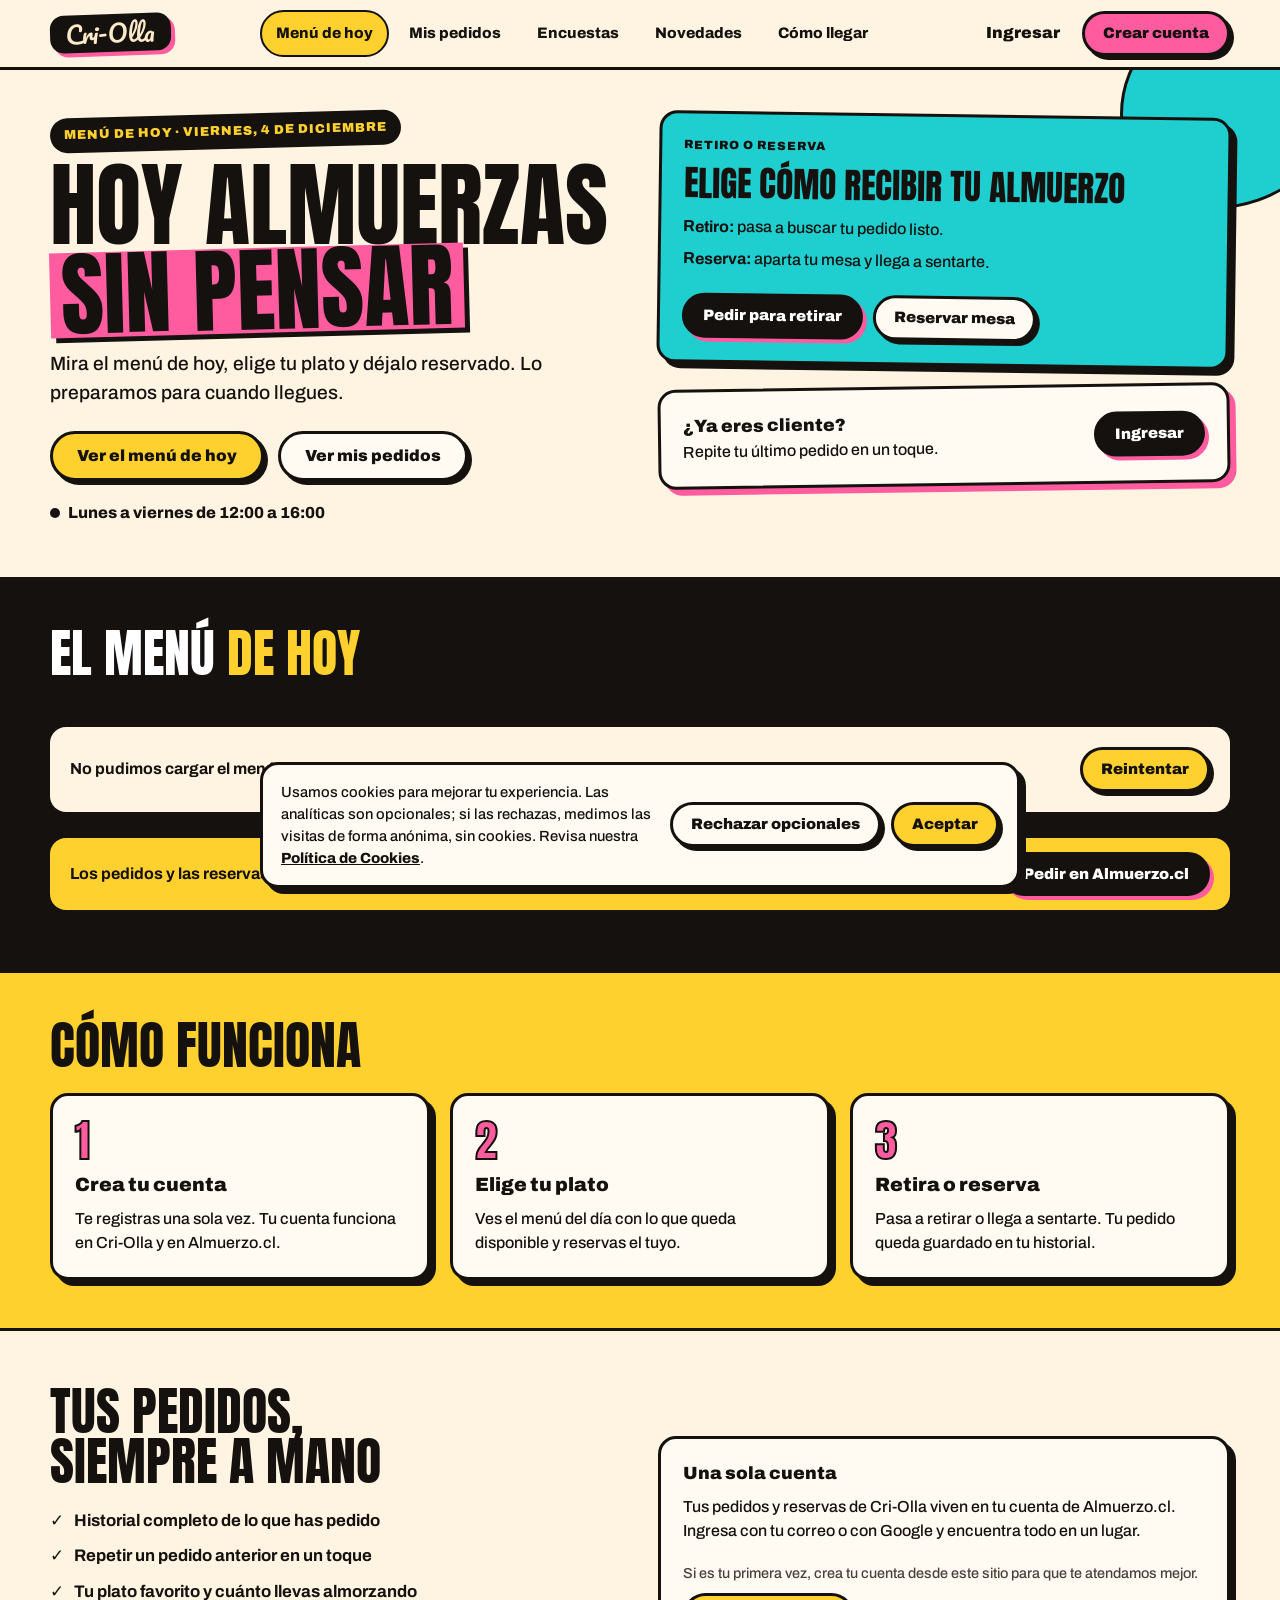
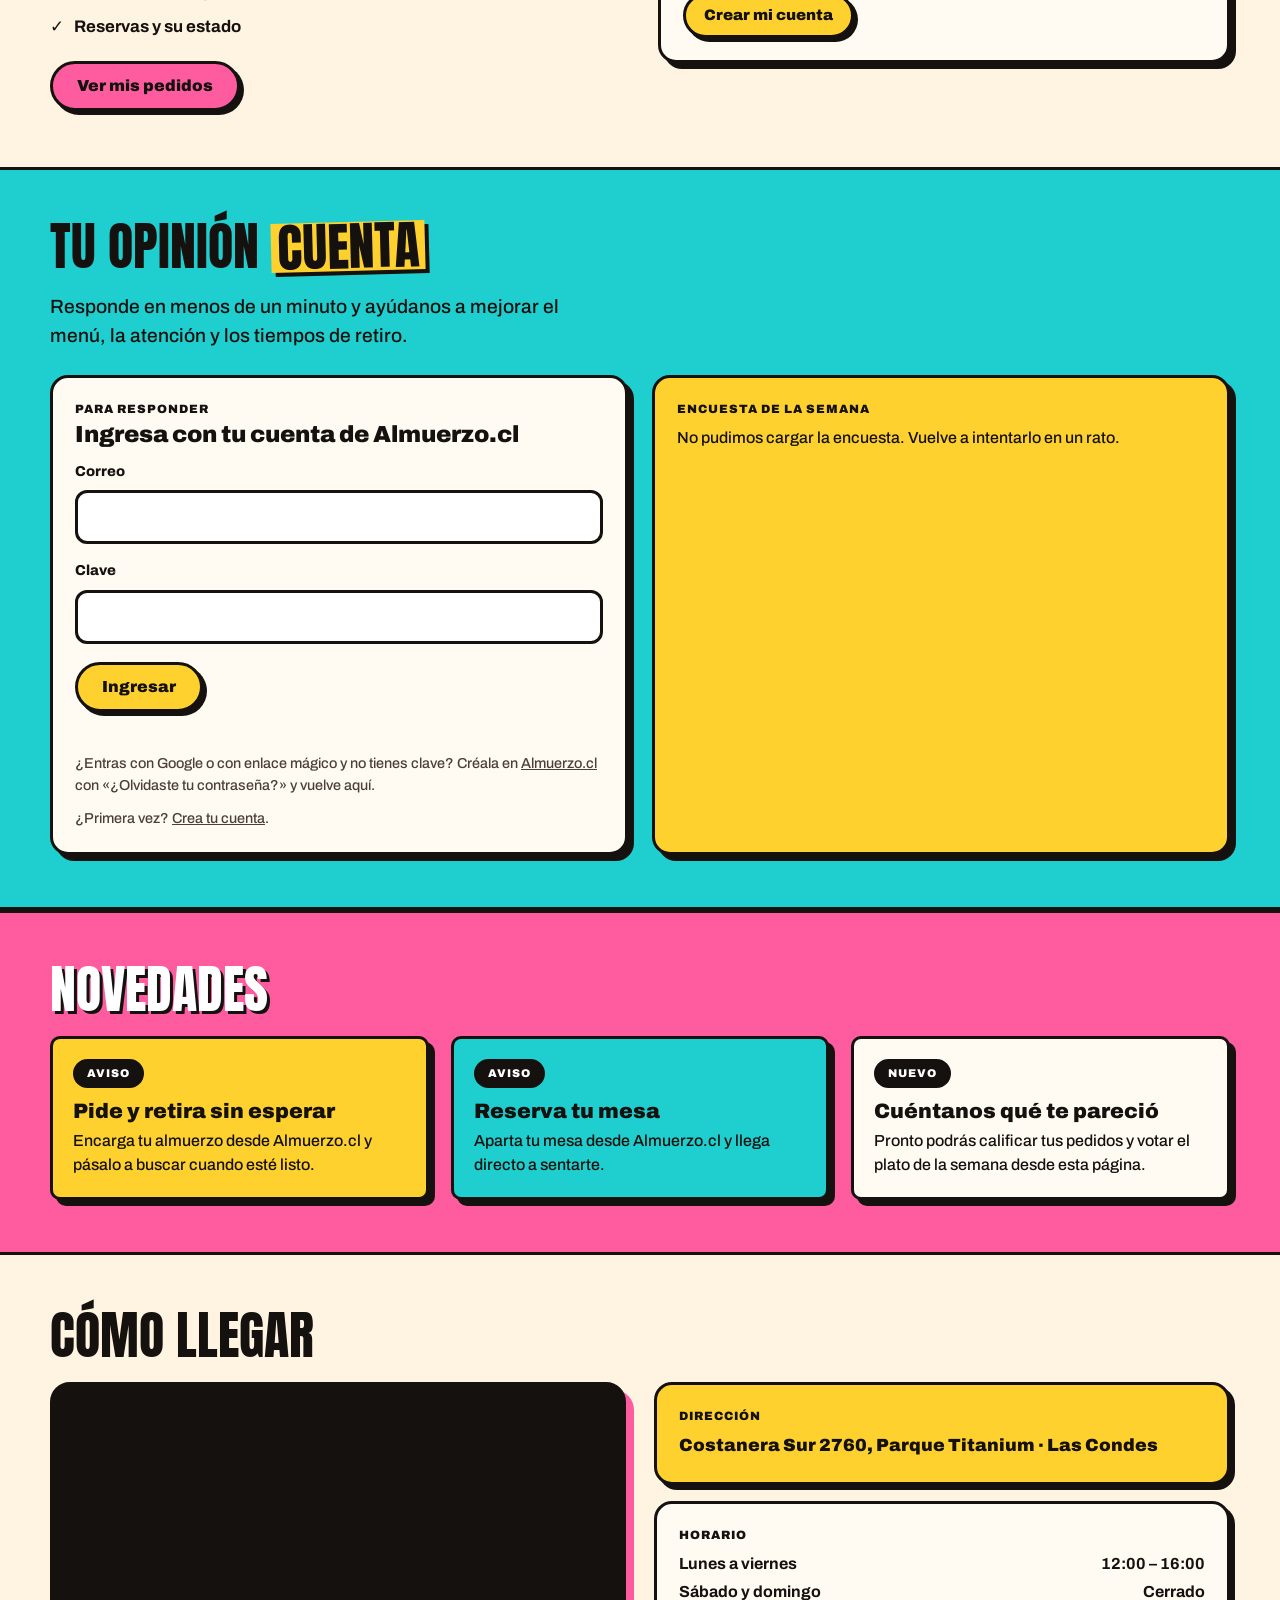
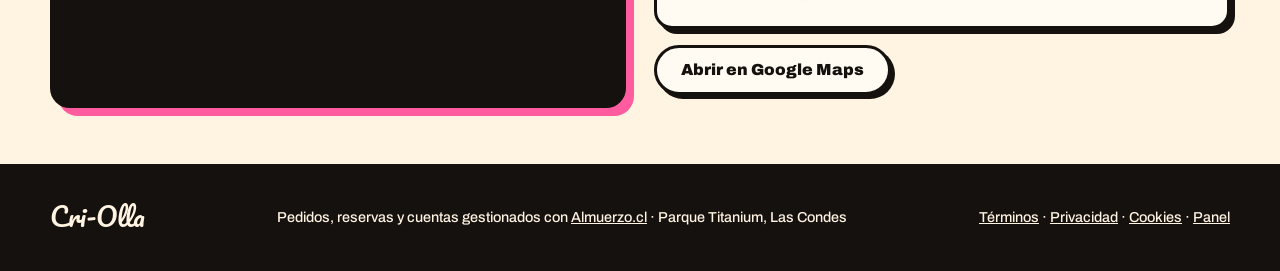
<file: index.html>
<!doctype html>
<html lang="es-CL">
<head>
<meta charset="utf-8">
<meta name="viewport" content="width=device-width, initial-scale=1">
<title>Cri-Olla · Almuerzos criollos en Las Condes | Menú del día</title>
<meta name="description" content="Menú del día de Cri-Olla en Parque Titanium, Las Condes. Mira qué hay hoy, pide para retirar o reserva tu mesa con Almuerzo.cl. Lunes a viernes de 12:00 a 16:00.">
<link rel="canonical" href="https://criolla.almuerzo.cl/">
<meta name="robots" content="index, follow, max-image-preview:large">
<meta name="theme-color" content="#15110E">
<link rel="icon" href="/favicon.svg" type="image/svg+xml">
<link rel="manifest" href="/site.webmanifest">

<meta property="og:type" content="restaurant.restaurant">
<meta property="og:site_name" content="Cri-Olla">
<meta property="og:locale" content="es_CL">
<meta property="og:url" content="https://criolla.almuerzo.cl/">
<meta property="og:title" content="Cri-Olla · Almuerzos criollos en Las Condes">
<meta property="og:description" content="Menú del día, pedidos para retirar y reservas en Parque Titanium. Lunes a viernes de 12:00 a 16:00.">
<meta property="og:image" content="https://kqanordhsmbtcwtjtrme.supabase.co/storage/v1/object/public/restaurants/c8f518ae-2da9-4bb4-a95f-cca4c6b96056/cover-b74c2152.jpeg">
<meta name="twitter:card" content="summary_large_image">
<meta name="twitter:title" content="Cri-Olla · Almuerzos criollos en Las Condes">
<meta name="twitter:description" content="Menú del día, pedidos para retirar y reservas en Parque Titanium.">
<meta name="twitter:image" content="https://kqanordhsmbtcwtjtrme.supabase.co/storage/v1/object/public/restaurants/c8f518ae-2da9-4bb4-a95f-cca4c6b96056/cover-b74c2152.jpeg">

<link rel="preconnect" href="https://fonts.googleapis.com">
<link rel="preconnect" href="https://fonts.gstatic.com" crossorigin>
<link rel="preconnect" href="https://kqanordhsmbtcwtjtrme.supabase.co" crossorigin>
<link rel="stylesheet" href="https://fonts.googleapis.com/css2?family=Anton&family=Archivo:wght@500;700;800;900&family=Pacifico&display=swap">
<link rel="stylesheet" href="/styles.css">

<script type="application/ld+json">
{
  "@context": "https://schema.org",
  "@type": "Restaurant",
  "name": "Cri-Olla",
  "description": "Cocina criolla: menú del día, pedidos para retirar y reservas en Parque Titanium.",
  "url": "https://criolla.almuerzo.cl/",
  "image": "https://kqanordhsmbtcwtjtrme.supabase.co/storage/v1/object/public/restaurants/c8f518ae-2da9-4bb4-a95f-cca4c6b96056/cover-b74c2152.jpeg",
  "servesCuisine": ["Chilena", "Criolla"],
  "address": {
    "@type": "PostalAddress",
    "streetAddress": "Costanera Sur 2760",
    "addressLocality": "Las Condes",
    "addressRegion": "Región Metropolitana",
    "postalCode": "7550692",
    "addressCountry": "CL"
  },
  "geo": { "@type": "GeoCoordinates", "latitude": -33.4126126, "longitude": -70.6058505 },
  "openingHoursSpecification": [
    { "@type": "OpeningHoursSpecification", "dayOfWeek": ["Monday", "Tuesday", "Wednesday", "Thursday", "Friday"], "opens": "12:00", "closes": "16:00" }
  ],
  "acceptsReservations": true
}
</script>
</head>
<body>
<a class="skip" href="#contenido">Saltar al contenido</a>

<header class="top">
  <div class="wrap top__row">
    <a class="logo" href="#inicio" aria-label="Cri-Olla, ir al inicio"><span>Cri-Olla</span></a>
    <nav class="nav" aria-label="Principal">
      <a href="#menu" class="nav__current">Menú de hoy</a>
      <a href="#pedidos">Mis pedidos</a>
      <a href="#encuestas">Encuestas</a>
      <a href="#novedades">Novedades</a>
      <a href="#llegar">Cómo llegar</a>
    </nav>
    <div class="top__cta">
      <a class="link-strong" data-link="login" href="https://app2.almuerzo.cl/login">Ingresar</a>
      <a class="btn btn--pink btn--sm" data-link="register" href="https://app2.almuerzo.cl/login?mode=register">Crear cuenta</a>
    </div>
  </div>
</header>

<main id="contenido">
  <!-- INICIO -->
  <section class="hero" id="inicio">
    <div class="wrap hero__grid">
      <div>
        <p class="kicker" id="hoy">Menú de hoy</p>
        <h1 class="display">Hoy almuerzas <span class="mark">sin pensar</span></h1>
        <p class="lead">Mira el menú de hoy, elige tu plato y déjalo reservado. Lo preparamos para cuando llegues.</p>
        <div class="row">
          <a class="btn btn--yellow" href="#menu">Ver el menú de hoy</a>
          <a class="btn btn--paper" data-link="orders" href="https://app2.almuerzo.cl/orders">Ver mis pedidos</a>
        </div>
        <p class="status" id="estado-local" aria-live="polite">Lunes a viernes de 12:00 a 16:00</p>
      </div>
      <div class="hero__cards">
        <div class="card card--turq tilt-r">
          <p class="label">Retiro o reserva</p>
          <h2 class="card__title">Elige cómo recibir tu almuerzo</h2>
          <p><strong>Retiro:</strong> pasa a buscar tu pedido listo.</p>
          <p><strong>Reserva:</strong> aparta tu mesa y llega a sentarte.</p>
          <div class="row row--tight">
            <a class="btn btn--ink btn--sm" data-link="takeaway" href="https://app2.almuerzo.cl/login">Pedir para retirar</a>
            <a class="btn btn--paper btn--sm" data-link="reserve" href="https://app2.almuerzo.cl/login">Reservar mesa</a>
          </div>
        </div>
        <div class="card card--paper shadow-pink tilt-l card--row">
          <div>
            <p class="card__strong">¿Ya eres cliente?</p>
            <p>Repite tu último pedido en un toque.</p>
          </div>
          <a class="btn btn--ink btn--sm" data-link="login" href="https://app2.almuerzo.cl/login">Ingresar</a>
        </div>
      </div>
    </div>
  </section>

  <!-- MENU DE HOY -->
  <section class="menu" id="menu" aria-labelledby="menu-titulo">
    <div class="wrap">
      <div class="menu__head">
        <div>
          <h2 class="h2 h2--light" id="menu-titulo">El menú <span class="yellow">de hoy</span></h2>
          <p class="menu__meta" id="menu-actualizado" aria-live="polite"></p>
        </div>
        <div class="chips" id="menu-filtros" role="group" aria-label="Filtrar por tipo de menú" hidden></div>
      </div>
      <div class="menu__grid" id="menu-lista" aria-live="polite" aria-busy="true">
        <p class="menu__msg">Cargando el menú de hoy…</p>
      </div>
      <noscript><p class="menu__msg">Para ver el menú de hoy activa JavaScript o entra a <a href="https://app2.almuerzo.cl/login">Almuerzo.cl</a>.</p></noscript>
      <div class="menu__foot">
        <p>Los pedidos y las reservas se hacen en Almuerzo.cl.</p>
        <a class="btn btn--ink btn--sm" data-link="takeaway" href="https://app2.almuerzo.cl/login">Pedir en Almuerzo.cl</a>
      </div>
    </div>
  </section>

  <!-- COMO FUNCIONA -->
  <section class="how" aria-labelledby="como-titulo">
    <div class="wrap">
      <h2 class="h2" id="como-titulo">Cómo funciona</h2>
      <ol class="steps">
        <li class="card card--paper"><span class="step__n" aria-hidden="true">1</span><h3>Crea tu cuenta</h3><p>Te registras una sola vez. Tu cuenta funciona en Cri-Olla y en Almuerzo.cl.</p></li>
        <li class="card card--paper"><span class="step__n" aria-hidden="true">2</span><h3>Elige tu plato</h3><p>Ves el menú del día con lo que queda disponible y reservas el tuyo.</p></li>
        <li class="card card--paper"><span class="step__n" aria-hidden="true">3</span><h3>Retira o reserva</h3><p>Pasa a retirar o llega a sentarte. Tu pedido queda guardado en tu historial.</p></li>
      </ol>
    </div>
  </section>

  <!-- MIS PEDIDOS -->
  <section class="orders" id="pedidos" aria-labelledby="pedidos-titulo">
    <div class="wrap orders__grid">
      <div>
        <h2 class="h2" id="pedidos-titulo">Tus pedidos,<br>siempre a mano</h2>
        <ul class="ticks">
          <li>Historial completo de lo que has pedido</li>
          <li>Repetir un pedido anterior en un toque</li>
          <li>Tu plato favorito y cuánto llevas almorzando</li>
          <li>Reservas y su estado</li>
        </ul>
        <a class="btn btn--pink" data-link="orders" href="https://app2.almuerzo.cl/orders">Ver mis pedidos</a>
      </div>
      <div class="card card--paper">
        <p class="card__strong">Una sola cuenta</p>
        <p>Tus pedidos y reservas de Cri-Olla viven en tu cuenta de Almuerzo.cl. Ingresa con tu correo o con Google y encuentra todo en un lugar.</p>
        <p class="note">Si es tu primera vez, crea tu cuenta desde este sitio para que te atendamos mejor.</p>
        <a class="btn btn--yellow btn--sm" data-link="register" href="https://app2.almuerzo.cl/login?mode=register">Crear mi cuenta</a>
      </div>
    </div>
  </section>

  <!-- ENCUESTAS -->
  <section class="surveys" id="encuestas" aria-labelledby="encuestas-titulo">
    <div class="wrap">
      <h2 class="h2" id="encuestas-titulo">Tu opinión <span class="mark mark--yellow">cuenta</span></h2>
      <p class="lead lead--narrow">Responde en menos de un minuto y ayúdanos a mejorar el menú, la atención y los tiempos de retiro.</p>
      <div class="surveys__grid">
        <div class="card card--paper survey" id="encuesta-card">
          <!-- Sin sesión -->
          <div id="auth-out" class="survey__pane">
            <p class="label">Para responder</p>
            <h3 class="card__title card__title--sm">Ingresa con tu cuenta de Almuerzo.cl</h3>
            <form id="login-form" class="form" novalidate>
              <label for="login-email">Correo</label>
              <input id="login-email" name="email" type="email" autocomplete="email" inputmode="email" required>
              <label for="login-pass">Clave</label>
              <input id="login-pass" name="password" type="password" autocomplete="current-password" required>
              <button class="btn btn--yellow" type="submit" id="login-btn">Ingresar</button>
              <p class="msg" id="login-msg" role="alert"></p>
            </form>
            <p class="note">¿Entras con Google o con enlace mágico y no tienes clave? Créala en <a data-link="login" href="https://app2.almuerzo.cl/login">Almuerzo.cl</a> con «¿Olvidaste tu contraseña?» y vuelve aquí.</p>
            <p class="note">¿Primera vez? <a data-link="register" href="https://app2.almuerzo.cl/login?mode=register">Crea tu cuenta</a>.</p>
          </div>
          <!-- Con sesión -->
          <form id="feedback-form" class="form survey__pane" hidden novalidate>
            <p class="session"><span id="session-name"></span> <button type="button" class="linklike" id="logout-btn">Salir</button></p>
            <h3 class="card__title card__title--sm">¿Cómo estuvo tu almuerzo?</h3>
            <fieldset>
              <legend class="small-strong">¿Sobre qué quieres opinar?</legend>
              <div class="chips chips--light" id="fb-mode">
                <button type="button" data-mode="order" aria-pressed="false">Sobre un pedido</button>
                <button type="button" data-mode="general" aria-pressed="true">Comentario general</button>
              </div>
            </fieldset>
            <div id="fb-order-box" hidden>
              <label for="fb-order">Elige el pedido</label>
              <select id="fb-order"></select>
            </div>
            <p class="note" id="fb-no-orders" hidden>Aún no tienes pedidos completados para calificar.</p>
            <fieldset>
              <legend class="small-strong">Puntaje de 1 a 5</legend>
              <div class="rating" id="fb-rating">
                <button type="button" data-v="1" aria-pressed="false" aria-label="Puntaje 1">1</button><button type="button" data-v="2" aria-pressed="false" aria-label="Puntaje 2">2</button><button type="button" data-v="3" aria-pressed="false" aria-label="Puntaje 3">3</button><button type="button" data-v="4" aria-pressed="false" aria-label="Puntaje 4">4</button><button type="button" data-v="5" aria-pressed="false" aria-label="Puntaje 5">5</button>
              </div>
            </fieldset>
            <fieldset>
              <legend class="small-strong">¿Qué quieres destacar?</legend>
              <div class="chips chips--light" id="fb-aspects">
                <button type="button" aria-pressed="false">Sabor</button><button type="button" aria-pressed="false">Porción</button><button type="button" aria-pressed="false">Tiempo de espera</button><button type="button" aria-pressed="false">Atención</button>
              </div>
            </fieldset>
            <label for="fb-comment">Déjanos tus comentarios</label>
            <textarea id="fb-comment" rows="3" maxlength="2000" placeholder="Cuéntanos qué te pareció"></textarea>
            <button class="btn btn--yellow" type="submit" id="fb-send">Enviar respuesta</button>
            <p class="msg" id="fb-msg" role="status"></p>
          </form>
          <div id="auth-noprofile" class="survey__pane" hidden>
            <h3 class="card__title card__title--sm">Falta terminar tu cuenta</h3>
            <p>Entra una vez a Almuerzo.cl para completar tu perfil y vuelve a intentarlo.</p>
            <a class="btn btn--yellow btn--sm" data-link="login" href="https://app2.almuerzo.cl/login">Ir a Almuerzo.cl</a>
          </div>
        </div>

        <div class="card card--yellow" id="poll-card" aria-live="polite">
          <p class="label">Encuesta de la semana</p>
          <div id="poll-body"><p>Cargando la encuesta…</p></div>
        </div>
      </div>
    </div>
  </section>

  <!-- NOVEDADES -->
  <section class="news" id="novedades" aria-labelledby="novedades-titulo" hidden>
    <div class="wrap">
      <h2 class="h2 h2--light" id="novedades-titulo">Novedades</h2>
      <ul class="news__grid" id="novedades-lista"></ul>
    </div>
  </section>

  <!-- COMO LLEGAR -->
  <section class="where" id="llegar" aria-labelledby="llegar-titulo">
    <div class="wrap">
      <h2 class="h2" id="llegar-titulo">Cómo llegar</h2>
      <div class="where__grid">
        <div class="map">
          <iframe title="Mapa de Cri-Olla en Parque Titanium" loading="lazy" referrerpolicy="no-referrer-when-downgrade"
            src="https://maps.google.com/maps?q=-33.4126126,-70.6058505&amp;z=16&amp;output=embed"></iframe>
        </div>
        <div class="where__info">
          <div class="card card--yellow"><p class="label">Dirección</p><p class="card__strong" id="direccion">Costanera Sur 2760, Parque Titanium · Las Condes</p></div>
          <div class="card card--paper"><p class="label">Horario</p><ul class="hours" id="horario"><li><span>Lunes a viernes</span><span>12:00 – 16:00</span></li><li><span>Sábado y domingo</span><span>Cerrado</span></li></ul></div>
          <a class="btn btn--paper" href="https://www.google.com/maps/search/?api=1&amp;query=-33.4126126,-70.6058505" rel="noopener">Abrir en Google Maps</a>
        </div>
      </div>
    </div>
  </section>
</main>

<footer class="foot">
  <div class="wrap foot__row">
    <span class="foot__logo">Cri-Olla</span>
    <p>Pedidos, reservas y cuentas gestionados con <a href="https://almuerzo.cl" rel="noopener">Almuerzo.cl</a> · Parque Titanium, Las Condes</p>
    <p><a data-link="terms" href="https://app2.almuerzo.cl/terminos">Términos</a> · <a data-link="privacy" href="https://app2.almuerzo.cl/privacidad">Privacidad</a> · <a data-link="cookies" href="https://app2.almuerzo.cl/cookies">Cookies</a> · <a href="/panel/">Panel</a></p>
  </div>
</footer>

<!-- POP-UP OTRO LOCAL -->
<dialog class="popup" id="otro-local" aria-labelledby="otro-titulo">
  <button type="button" class="popup__x" id="otro-cerrar" aria-label="Cerrar">&times;</button>
  <p class="tag">Novedad</p>
  <h2 class="display display--sm" id="otro-titulo">¿Sabías que tenemos <span class="mark mark--yellow">otro local?</span></h2>
  <p>Pásate por nuestro segundo local y disfruta la misma cocina criolla.</p>
  <p class="card__strong" id="otro-direccion"></p>
  <div class="row row--tight">
    <a class="btn btn--yellow btn--sm" id="otro-mapa" href="https://www.google.com/maps" rel="noopener">Ver el otro local</a>
    <button type="button" class="btn btn--paper btn--sm" id="otro-ahora-no">Ahora no</button>
  </div>
</dialog>

<script src="/config.js"></script>
<script src="/app.js" defer></script>
<script src="/surveys.js" defer></script>
<script src="/analytics.js" defer></script>
</body>
</html>
</file>
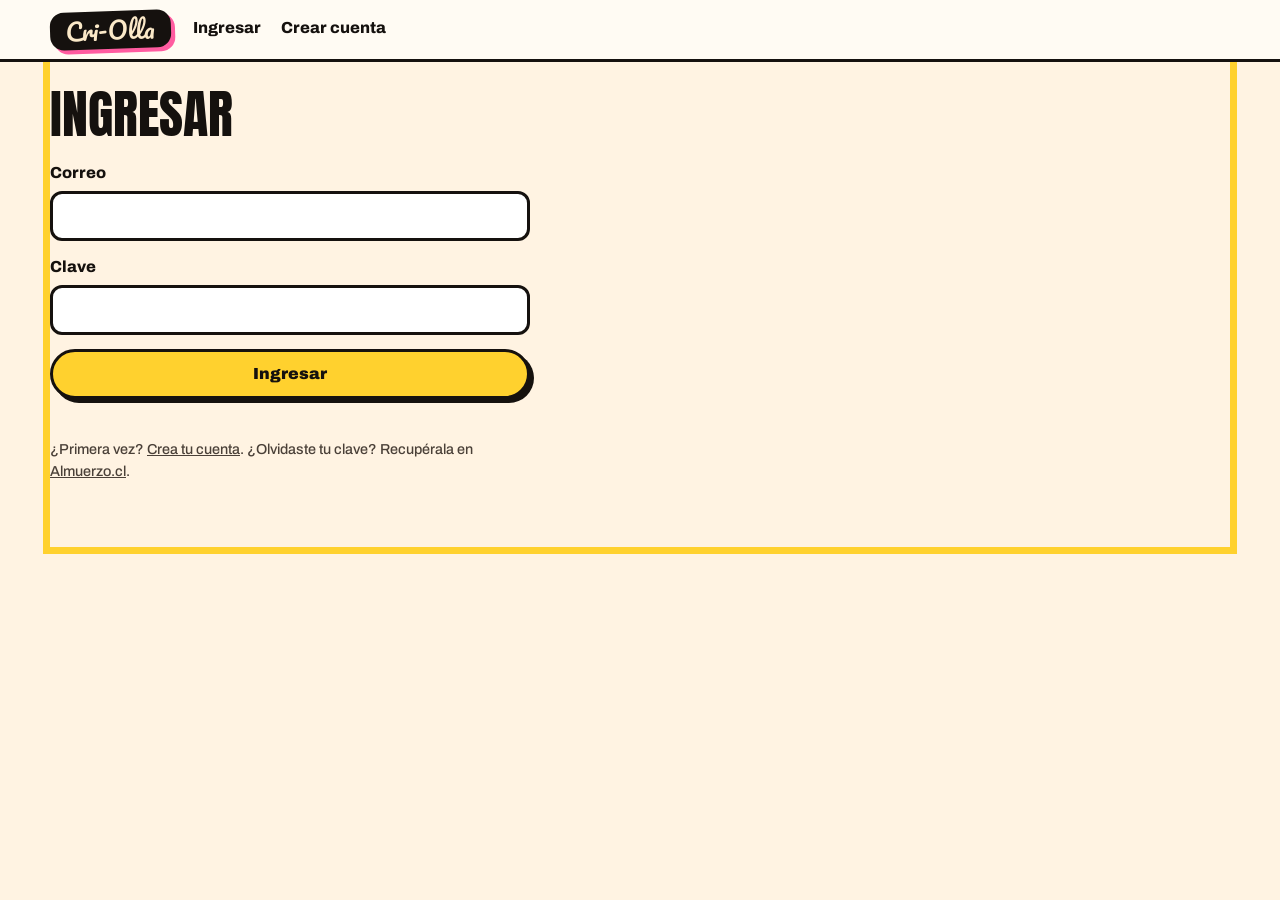
<file: panel/index.html>
<!doctype html>
<html lang="es-CL">
<head>
<meta charset="utf-8">
<meta name="viewport" content="width=device-width,initial-scale=1">
<title>Panel · Cri-Olla</title>
<meta name="robots" content="noindex,nofollow">
<link rel="icon" href="/favicon.svg" type="image/svg+xml">
<link rel="preconnect" href="https://fonts.googleapis.com">
<link rel="preconnect" href="https://fonts.gstatic.com" crossorigin>
<link rel="stylesheet" href="https://fonts.googleapis.com/css2?family=Anton&family=Archivo:wght@500;700;800;900&family=Pacifico&display=swap">
<link rel="stylesheet" href="/styles.css">
<link rel="stylesheet" href="/panel/panel.css">
</head>
<body class="panel-body">
<a class="skip" href="#app">Saltar al contenido</a>
<header class="pn-head">
  <div class="wrap pn-head__in">
    <a class="logo" href="/" aria-label="Cri-Olla, volver al sitio"><span>Cri-Olla</span></a>
    <nav id="nav" class="pn-nav" aria-label="Panel"></nav>
    <div id="who" class="pn-who"></div>
  </div>
</header>
<main id="app" class="wrap pn-main" tabindex="-1"><p class="pn-msg">Cargando…</p></main>
<script src="/config.js"></script>
<script src="/panel/api.js"></script>
<script src="/panel/panel.js"></script>
</body>
</html>
</file>
<file: styles.css>
:root{
  --cream:#FFF3E2;--paper:#FFFBF3;--ink:#15110E;--ink-soft:#4a4038;
  --pink:#FF5CA0;--turq:#1FCFCF;--yellow:#FFD12E;--orange:#FF7A33;--green:#1E7A34;--red:#a3122a;
  --font-body:'Archivo',system-ui,sans-serif;--font-display:'Anton',Impact,sans-serif;--font-logo:'Pacifico',cursive;
  --line:3px solid var(--ink);--shadow:6px 6px 0 var(--ink);
}
*,*::before,*::after{box-sizing:border-box}
html{scroll-behavior:smooth;scroll-padding-top:84px}
body{margin:0;background:var(--cream);color:var(--ink);font-family:var(--font-body);font-weight:500;line-height:1.5;-webkit-font-smoothing:antialiased;overflow-x:hidden}
img{max-width:100%;display:block}
a{color:inherit}
h1,h2,h3,p,ul,ol{margin:0}
ul,ol{padding:0;list-style:none}
:focus-visible{outline:4px solid var(--ink);outline-offset:3px;box-shadow:0 0 0 7px var(--yellow)}
.sr{position:absolute;width:1px;height:1px;overflow:hidden;clip:rect(0 0 0 0);white-space:nowrap}
.skip{position:absolute;left:12px;top:-60px;background:var(--ink);color:#fff;padding:12px 18px;border-radius:12px;z-index:300;font-weight:800}
.skip:focus{top:12px}
.wrap{width:min(1180px,100% - 32px);margin-inline:auto}

/* ---------- Tipografía ---------- */
.display{font-family:var(--font-display);font-weight:400;text-transform:uppercase;line-height:.92;font-size:clamp(2.9rem,9vw,5.8rem);margin:14px 0 16px}
.display--sm{font-size:clamp(2.2rem,8vw,3rem);margin:12px 0 10px;padding-right:36px}
.h2{font-family:var(--font-display);font-weight:400;text-transform:uppercase;line-height:.95;font-size:clamp(2rem,6vw,3.25rem);margin-bottom:22px}
.h2--light{color:#fff}
.yellow{color:var(--yellow)}
.mark{display:inline-block;background:var(--pink);padding:0 .12em;transform:rotate(-1.5deg);box-shadow:5px 5px 0 var(--ink)}
.mark--yellow{background:var(--yellow);box-shadow:4px 4px 0 var(--ink)}
.kicker{display:inline-block;background:var(--ink);color:var(--yellow);font-weight:900;font-size:.8rem;letter-spacing:1px;text-transform:uppercase;padding:8px 14px;border-radius:999px;transform:rotate(-1.5deg)}
.lead{font-size:clamp(1.05rem,2.4vw,1.2rem);max-width:540px;margin-bottom:24px}
.lead--narrow{max-width:560px}
.label{font-weight:900;font-size:.75rem;letter-spacing:1px;text-transform:uppercase}
.small-strong{font-weight:800;font-size:.9rem;margin:16px 0 8px;display:block}
.note{font-size:.9rem;color:var(--ink-soft);margin-top:12px}
.tag{display:inline-block;background:var(--pink);border:2px solid var(--ink);border-radius:999px;padding:4px 12px;font-weight:900;font-size:.75rem;letter-spacing:1px;text-transform:uppercase}

/* ---------- Botones ---------- */
.btn{display:inline-flex;align-items:center;justify-content:center;min-height:48px;border:var(--line);border-radius:999px;padding:10px 24px;font:inherit;font-weight:900;font-size:1rem;text-decoration:none;color:var(--ink);background:var(--paper);box-shadow:4px 4px 0 var(--ink);cursor:pointer;transition:transform .12s,box-shadow .12s}
.btn:hover{transform:translate(-2px,-2px);box-shadow:6px 6px 0 var(--ink)}
.btn:active{transform:translate(3px,3px);box-shadow:1px 1px 0 var(--ink)}
.btn--sm{min-height:44px;padding:8px 18px;font-size:.95rem}
.btn--yellow{background:var(--yellow)}.btn--pink{background:var(--pink)}.btn--ink{background:var(--ink);color:#fff;box-shadow:4px 4px 0 var(--pink)}.btn--paper{background:var(--paper)}
.btn[aria-disabled="true"],.btn:disabled{opacity:.55;cursor:not-allowed;transform:none;box-shadow:2px 2px 0 var(--ink)}
.link-strong{font-weight:900;padding:10px 14px;text-decoration:none;border-radius:999px}
.link-strong:hover{text-decoration:underline}
.row{display:flex;flex-wrap:wrap;gap:14px;align-items:center}
.row--tight{gap:10px;margin-top:14px}

/* ---------- Cabecera ---------- */
.top{background:var(--cream);border-bottom:var(--line);position:sticky;top:0;z-index:120}
.top__row{display:flex;flex-wrap:wrap;align-items:center;justify-content:space-between;gap:10px 16px;padding:10px 0}
.logo{display:inline-flex;background:var(--ink);padding:7px 16px;border-radius:14px;box-shadow:4px 4px 0 var(--pink);transform:rotate(-2deg);text-decoration:none}
.logo span{font-family:var(--font-logo);font-size:1.5rem;line-height:1;color:#FBE9C8}
.nav{display:flex;flex-wrap:wrap;gap:4px;font-weight:800;font-size:.95rem}
.nav a{padding:10px 14px;text-decoration:none;border-radius:999px;border:2px solid transparent}
.nav a:hover{border-color:var(--ink)}
.nav__current{background:var(--yellow);border-color:var(--ink)!important}
.top__cta{display:flex;align-items:center;gap:8px}
@media (max-width:860px){
  .nav{order:3;width:100%;flex-wrap:nowrap;overflow-x:auto;scrollbar-width:none;padding-bottom:2px}
  .nav a{flex:0 0 auto;min-height:44px;display:inline-flex;align-items:center}
}

/* ---------- Tarjetas ---------- */
.card{border:var(--line);border-radius:18px;box-shadow:var(--shadow);padding:22px;background:var(--paper);display:flex;flex-direction:column;gap:8px;align-items:flex-start}
.card--turq{background:var(--turq)}.card--yellow{background:var(--yellow)}.card--paper{background:var(--paper)}
.card--row{flex-direction:row;justify-content:space-between;align-items:center;flex-wrap:wrap;gap:14px}
.card__title{font-family:var(--font-display);font-weight:400;text-transform:uppercase;font-size:clamp(1.7rem,4.5vw,2.2rem);line-height:1.05;margin:4px 0}
.card__title--sm{font-family:var(--font-body);font-weight:900;text-transform:none;font-size:1.45rem;line-height:1.15}
.card__strong{font-weight:900;font-size:1.1rem}
.shadow-pink{box-shadow:6px 6px 0 var(--pink)}
.tilt-r{transform:rotate(.8deg)}.tilt-l{transform:rotate(-.8deg)}

/* ---------- Inicio ---------- */
.hero{padding:44px 0 52px;position:relative;overflow:hidden}
.hero::before{content:"";position:absolute;width:220px;height:200px;background:var(--turq);border:var(--line);border-radius:46% 54% 60% 40%/52% 44% 56% 48%;top:-60px;right:-60px;animation:float 8s ease-in-out infinite}
.hero__grid{position:relative;display:grid;gap:36px;grid-template-columns:repeat(auto-fit,minmax(min(100%,360px),1fr));align-items:start}
.hero__cards{display:flex;flex-direction:column;gap:20px}
.status{margin-top:20px;font-weight:800}
.status::before{content:"";display:inline-block;width:10px;height:10px;border-radius:50%;background:var(--ink);margin-right:8px}
.status.is-open::before{background:var(--green)}
@keyframes float{0%,100%{transform:translateY(0) rotate(0)}50%{transform:translateY(14px) rotate(4deg)}}

/* ---------- Menú de hoy ---------- */
.menu{background:var(--ink);color:var(--cream);padding:52px 0 60px}
.menu__head{display:flex;flex-wrap:wrap;gap:14px;justify-content:space-between;align-items:flex-end;margin-bottom:22px}
.menu__head .h2{margin-bottom:6px}
.menu__meta{font-size:.9rem;opacity:.85;min-height:1.4em}
.chips{display:flex;flex-wrap:wrap;gap:8px}
.chips button{min-height:44px;border:2px solid var(--cream);background:transparent;color:var(--cream);border-radius:999px;padding:8px 18px;font:inherit;font-weight:800;font-size:.95rem;cursor:pointer}
.chips button[aria-pressed="true"]{background:var(--pink);color:var(--ink);border-color:var(--cream)}
.chips--light button{border-color:var(--ink);color:var(--ink);padding:8px 14px;font-size:.9rem}
.chips--light button.is-on{background:var(--ink);color:#fff}
.menu__grid{display:grid;gap:20px;grid-template-columns:repeat(auto-fit,minmax(min(100%,260px),1fr))}
.menu__cat{color:var(--cream);grid-column:1/-1;font-size:1.4rem;margin-top:10px;padding-bottom:6px;border-bottom:3px solid var(--yellow)}
.menu__msg{grid-column:1/-1;background:var(--cream);color:var(--ink);border-radius:16px;padding:20px;font-weight:700;display:flex;flex-wrap:wrap;gap:12px;align-items:center;justify-content:space-between}
.dish{background:var(--cream);color:var(--ink);border-radius:18px;padding:18px;display:flex;flex-direction:column;gap:10px;box-shadow:6px 6px 0 var(--accent,var(--yellow))}
.dish.is-out{opacity:.78}
.dish__img{height:130px;border-radius:12px;border:var(--line);background:var(--accent,var(--yellow));display:flex;align-items:center;justify-content:center;overflow:hidden}
.dish__img img{width:100%;height:100%;object-fit:cover}
.dish__img span{font-family:var(--font-display);font-size:3rem;opacity:.5}
.dish__top{display:flex;justify-content:space-between;gap:10px;align-items:flex-start}
.dish__name{font-weight:900;font-size:1.2rem;line-height:1.15}
.dish__price{font-family:var(--font-display);font-size:1.4rem;white-space:nowrap}
.dish__cat{font-size:.78rem;font-weight:900;letter-spacing:1px;text-transform:uppercase;color:var(--ink-soft)}
.dish__desc{font-size:.95rem;color:var(--ink-soft)}
.dish__foot{display:flex;justify-content:space-between;align-items:center;gap:8px;margin-top:auto}
.stock{font-weight:900;font-size:.9rem}
.stock--ok{color:var(--green)}.stock--low{color:#8a3c00}.stock--out{color:var(--red)}
.menu__foot{display:flex;flex-wrap:wrap;gap:14px;align-items:center;justify-content:space-between;margin-top:26px;background:var(--yellow);color:var(--ink);border-radius:16px;padding:14px 20px;font-weight:700}
.menu__skeleton{height:300px;border-radius:18px;background:rgba(255,243,226,.12)}

/* ---------- Secciones ---------- */
.how{background:var(--yellow);border-block:var(--line);padding:48px 0}
.steps{display:grid;gap:20px;grid-template-columns:repeat(auto-fit,minmax(min(100%,240px),1fr))}
.steps h3{font-weight:900;font-size:1.2rem}
.step__n{font-family:var(--font-display);font-size:2.8rem;line-height:1;color:var(--pink);-webkit-text-stroke:2px var(--ink)}
.orders{padding:56px 0}
.orders__grid{display:grid;gap:36px;grid-template-columns:repeat(auto-fit,minmax(min(100%,360px),1fr));align-items:center}
.ticks{display:flex;flex-direction:column;gap:10px;font-weight:700;font-size:1.05rem;margin-bottom:22px}
.ticks li::before{content:"\2713";font-weight:900;margin-right:10px}
.surveys{background:var(--turq);border-block:var(--line);padding:52px 0}
.surveys__grid{display:grid;gap:24px;grid-template-columns:repeat(auto-fit,minmax(min(100%,340px),1fr));align-items:stretch}
.survey__pane[hidden]{display:none}
.survey fieldset{border:0;padding:0;margin:0;min-width:0;width:100%}
.survey legend{padding:0}
.form{display:flex;flex-direction:column;gap:8px;width:100%;align-items:stretch}
.form label{font-weight:800;font-size:.9rem;margin-top:8px}
.form input,.form select,.form textarea{width:100%;border:var(--line);border-radius:12px;padding:12px;font:inherit;background:#fff;color:var(--ink)}
.form textarea{resize:vertical;min-height:90px}
.form .btn{align-self:flex-start;margin-top:10px}
.rating{display:flex;gap:10px;margin:8px 0}
.rating button{width:52px;height:52px;border:var(--line);border-radius:14px;background:var(--paper);font-family:var(--font-display);font-size:1.4rem;color:var(--ink);cursor:pointer}
.rating button[aria-pressed="true"]{background:var(--ink);color:#fff}
.chips--light button[aria-pressed="true"]{background:var(--ink);color:#fff}
.session{display:flex;gap:10px;align-items:center;justify-content:space-between;font-weight:800;font-size:.9rem}
.linklike{background:none;border:0;padding:8px;font:inherit;font-weight:900;text-decoration:underline;cursor:pointer;color:var(--ink)}
.msg{min-height:1.4em;font-weight:800;font-size:.95rem}
.msg.is-error{color:var(--red)}.msg.is-ok{color:var(--green)}
.poll__q{font-weight:900;font-size:1.45rem;line-height:1.15;margin:4px 0 14px}
.poll__opts{display:flex;flex-direction:column;gap:12px;width:100%}
.vote{position:relative;display:block;width:100%;text-align:left;border:var(--line);border-radius:14px;background:var(--paper);padding:10px 14px;font:inherit;font-weight:800;color:var(--ink);overflow:hidden;cursor:pointer}
.vote[disabled]{cursor:default;opacity:1}
.vote__bar{position:absolute;inset:0 auto 0 0;width:var(--w,0%);background:var(--pink);opacity:.55;z-index:0}
.vote__row{position:relative;z-index:1;display:flex;justify-content:space-between;gap:12px}
.vote[aria-pressed="true"]{outline:3px solid var(--ink);outline-offset:2px}
.poll__meta{font-size:.9rem;margin-top:12px;font-weight:700}
.news{background:var(--pink);border-block:var(--line);padding:52px 0}
.news .h2{text-shadow:3px 3px 0 var(--ink)}
.news__grid{display:grid;gap:22px;grid-template-columns:repeat(auto-fit,minmax(min(100%,260px),1fr))}
.news__grid li{background:var(--paper);border:var(--line);border-radius:10px;box-shadow:var(--shadow);padding:20px}
.news__grid li:nth-child(3n+1){background:var(--yellow)}.news__grid li:nth-child(3n+2){background:var(--turq)}
.news__grid .tag{background:var(--ink);color:#fff;border-color:var(--ink);font-size:.7rem}
.news__grid h3{font-weight:900;font-size:1.3rem;line-height:1.1;margin:12px 0 6px}
.where{padding:56px 0}
.where__grid{display:grid;gap:28px;grid-template-columns:repeat(auto-fit,minmax(min(100%,340px),1fr));align-items:stretch}
.map{border:var(--line);border-radius:20px;overflow:hidden;box-shadow:8px 8px 0 var(--pink);background:var(--ink);min-height:320px}
.map iframe{display:block;width:100%;height:100%;min-height:320px;border:0}
.where__info{display:flex;flex-direction:column;gap:16px;align-items:flex-start}
.where__info .card{width:100%;box-shadow:5px 5px 0 var(--ink)}
.hours{width:100%;display:flex;flex-direction:column;gap:4px;font-weight:700}
.hours li{display:flex;justify-content:space-between;gap:12px}
.hours li.is-today{background:var(--yellow);border-radius:8px;padding:2px 8px;margin:0 -8px}
.foot{background:var(--ink);color:var(--cream);padding:34px 0}
.foot__row{display:flex;flex-wrap:wrap;gap:14px 24px;align-items:center;justify-content:space-between;font-size:.9rem}
.foot__logo{font-family:var(--font-logo);font-size:1.6rem}

/* ---------- Pop-up ---------- */
.popup{width:min(520px,calc(100% - 32px));border:4px solid var(--ink);border-radius:26px;box-shadow:0 12px 0 var(--ink);background:var(--paper);color:var(--ink);padding:28px;position:fixed}
.popup::backdrop{background:rgba(21,17,14,.6)}
.popup p{margin-bottom:8px}
.popup__x{position:absolute;top:10px;right:10px;width:44px;height:44px;border-radius:50%;background:var(--ink);color:#fff;border:0;font-size:1.6rem;line-height:1;cursor:pointer}

/* ---------- Aviso de cookies ---------- */
.cookie{position:fixed;left:0;right:0;bottom:0;z-index:200;margin:0 auto 12px;width:min(760px,100% - 24px);background:var(--paper);border:var(--line);border-radius:18px;box-shadow:var(--shadow);padding:16px 18px;display:flex;flex-wrap:wrap;gap:12px 18px;align-items:center;justify-content:space-between;font-size:.92rem}
.cookie p{flex:1 1 320px}
.cookie a{font-weight:800}
.cookie__btns{display:flex;flex-wrap:wrap;gap:10px}

/* ---------- Movimiento reducido ---------- */
@media (prefers-reduced-motion:reduce){
  html{scroll-behavior:auto}
  *,*::before,*::after{animation:none!important;transition:none!important}
  .tilt-r,.tilt-l,.mark,.kicker,.logo{transform:none}
}
</file>
<file: panel/panel.css>
/* Panel de Cri-Olla: reutiliza las variables y botones de /styles.css */
.panel-body{background:var(--cream)}
.pn-head{background:var(--paper);border-bottom:var(--line);position:sticky;top:0;z-index:50}
.pn-head__in{display:flex;flex-wrap:wrap;align-items:center;gap:12px 20px;padding:10px 0}
.pn-nav{display:flex;flex-wrap:wrap;gap:4px 16px;flex:1}
.pn-nav a{font-weight:800;text-decoration:none;padding:6px 2px;border-bottom:3px solid transparent}
.pn-nav a:hover,.pn-nav a[aria-current=page]{border-bottom-color:var(--pink)}
.pn-who{display:flex;align-items:center;gap:10px;font-weight:700}
.pn-main{padding:28px 0 64px;outline:none}
.pn-sub{font-family:var(--font-display);font-weight:400;text-transform:uppercase;font-size:1.5rem;margin:28px 0 10px}
.pn-msg{padding:12px 14px;border:var(--line);border-radius:12px;background:var(--paper);font-weight:700}
.pn-msg--err{background:#ffd9df;color:var(--red)}
.pn-msg--ok{background:#d8f5de;color:var(--green)}
.pn-stats{display:grid;grid-template-columns:repeat(auto-fit,minmax(150px,1fr));gap:14px;margin-bottom:8px}
.pn-stat{background:var(--yellow);border:var(--line);border-radius:16px;box-shadow:var(--shadow);padding:14px 16px;display:flex;flex-direction:column}
.pn-stat strong{font-family:var(--font-display);font-size:2.4rem;line-height:1;font-weight:400}
.pn-tablewrap{overflow-x:auto;border:var(--line);border-radius:14px;background:var(--paper)}
.pn-table{width:100%;border-collapse:collapse;min-width:560px}
.pn-table th,.pn-table td{text-align:left;padding:10px 12px;border-bottom:2px solid rgba(21,17,14,.12);vertical-align:top}
.pn-table th{background:var(--ink);color:#fff;font-size:.85rem;text-transform:uppercase;letter-spacing:.04em}
.pn-badge{display:inline-block;padding:2px 10px;border:2px solid var(--ink);border-radius:999px;font-size:.8rem;font-weight:800;background:var(--cream)}
.pn-badge--completada,.pn-badge--confirmada{background:var(--turq)}
.pn-badge--cancelada,.pn-badge--rechazada,.pn-badge--no-show{background:#ffd9df}
.pn-badge--pendiente,.pn-badge--creada{background:var(--yellow)}
.pn-bar{display:flex;gap:14px;align-items:center;margin-bottom:12px;font-weight:700}
.pn-bar input,.pn-field input,.pn-field textarea{font:inherit;padding:10px 12px;border:var(--line);border-radius:12px;background:#fff;width:100%}
.pn-bar input{max-width:360px}
.pn-form{display:grid;gap:14px;max-width:480px}
.pn-field{display:grid;gap:6px}
.pn-field label{font-weight:800}
.pn-dl{display:grid;grid-template-columns:max-content 1fr;gap:6px 18px;margin:16px 0}
.pn-dl dt{font-weight:800}.pn-dl dd{margin:0}
.panel-body .note{margin-top:12px;color:var(--ink-soft)}
</file>
